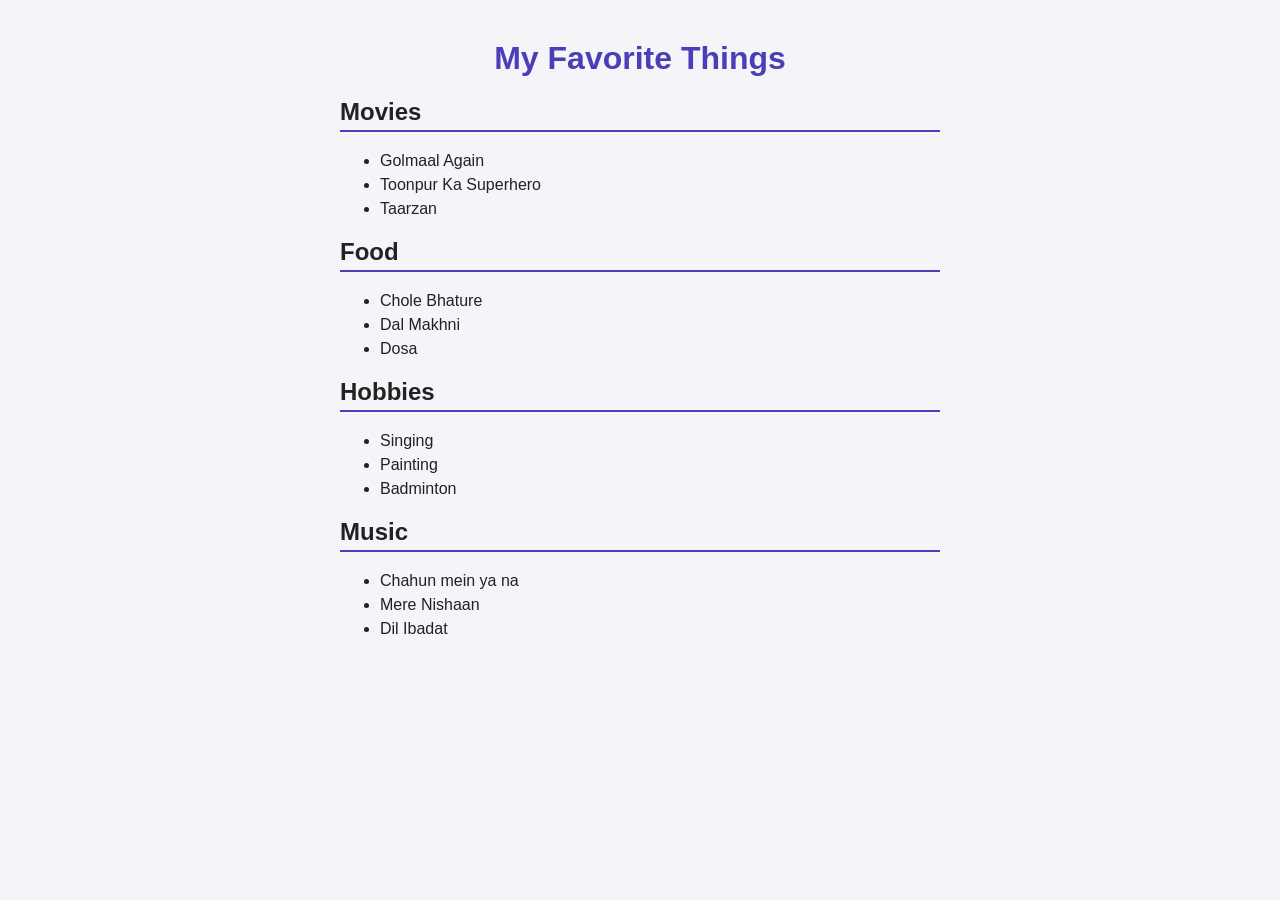
<file: exp1/index.html>
<!DOCTYPE html>
<html lang="en">
<head>
  <meta charset="UTF-8">
  <meta name="viewport" content="width=device-width, initial-scale=1.0">
  <title>My Favorite Things</title>
  <link rel="stylesheet" href="style.css">
</head>
<body>
  <h1>My Favorite Things</h1>
  <h2>Movies</h2>
  <ul>
    <li>Golmaal Again</li>
    <li>Toonpur Ka Superhero</li>
    <li>Taarzan</li>
  </ul>
  <h2>Food</h2>
  <ul>
    <li>Chole Bhature</li>
    <li>Dal Makhni</li>
    <li>Dosa</li>
  </ul>
  <h2>Hobbies</h2>
  <ul>
    <li>Singing</li>
    <li>Painting</li>
    <li>Badminton</li>
  </ul>
    <h2>Music</h2>
  <ul>
    <li>Chahun mein ya na</li>
    <li>Mere Nishaan</li>
    <li>Dil Ibadat</li>
  </ul>
</body>
</html>
</file>
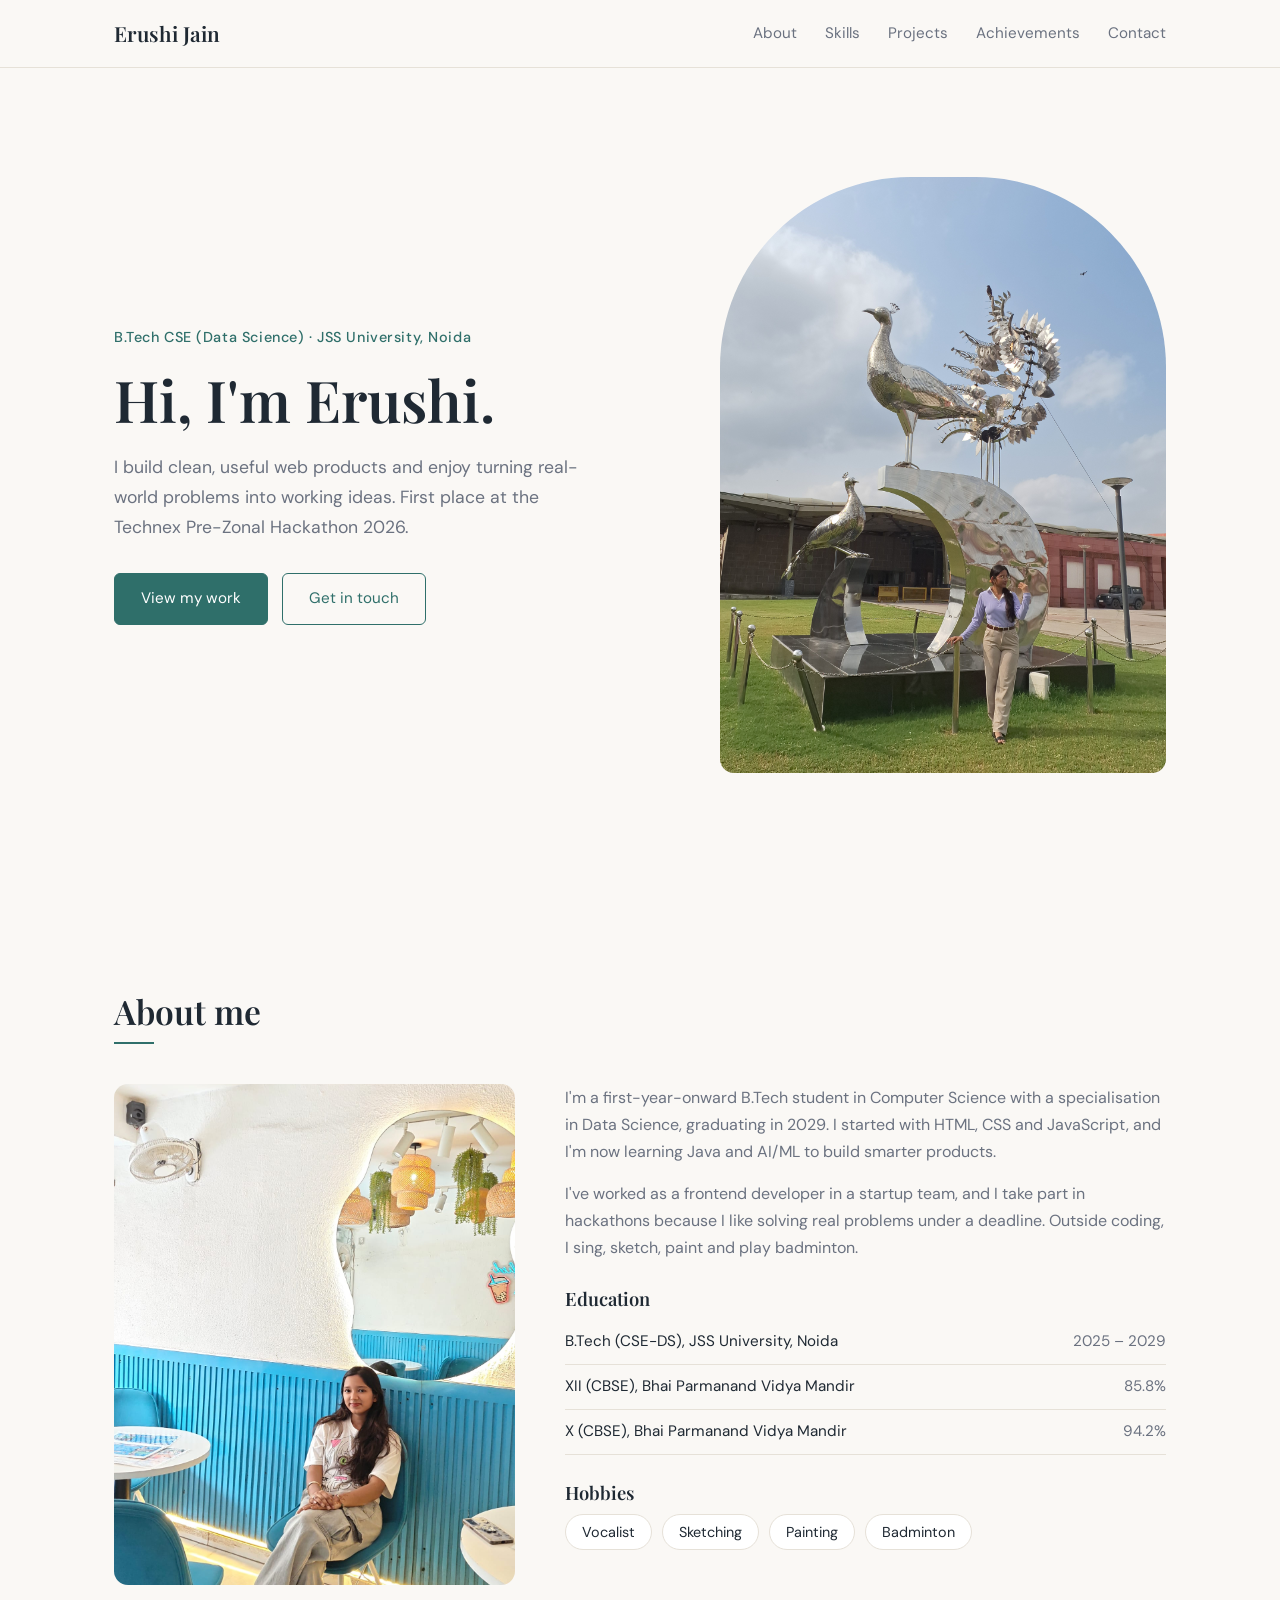
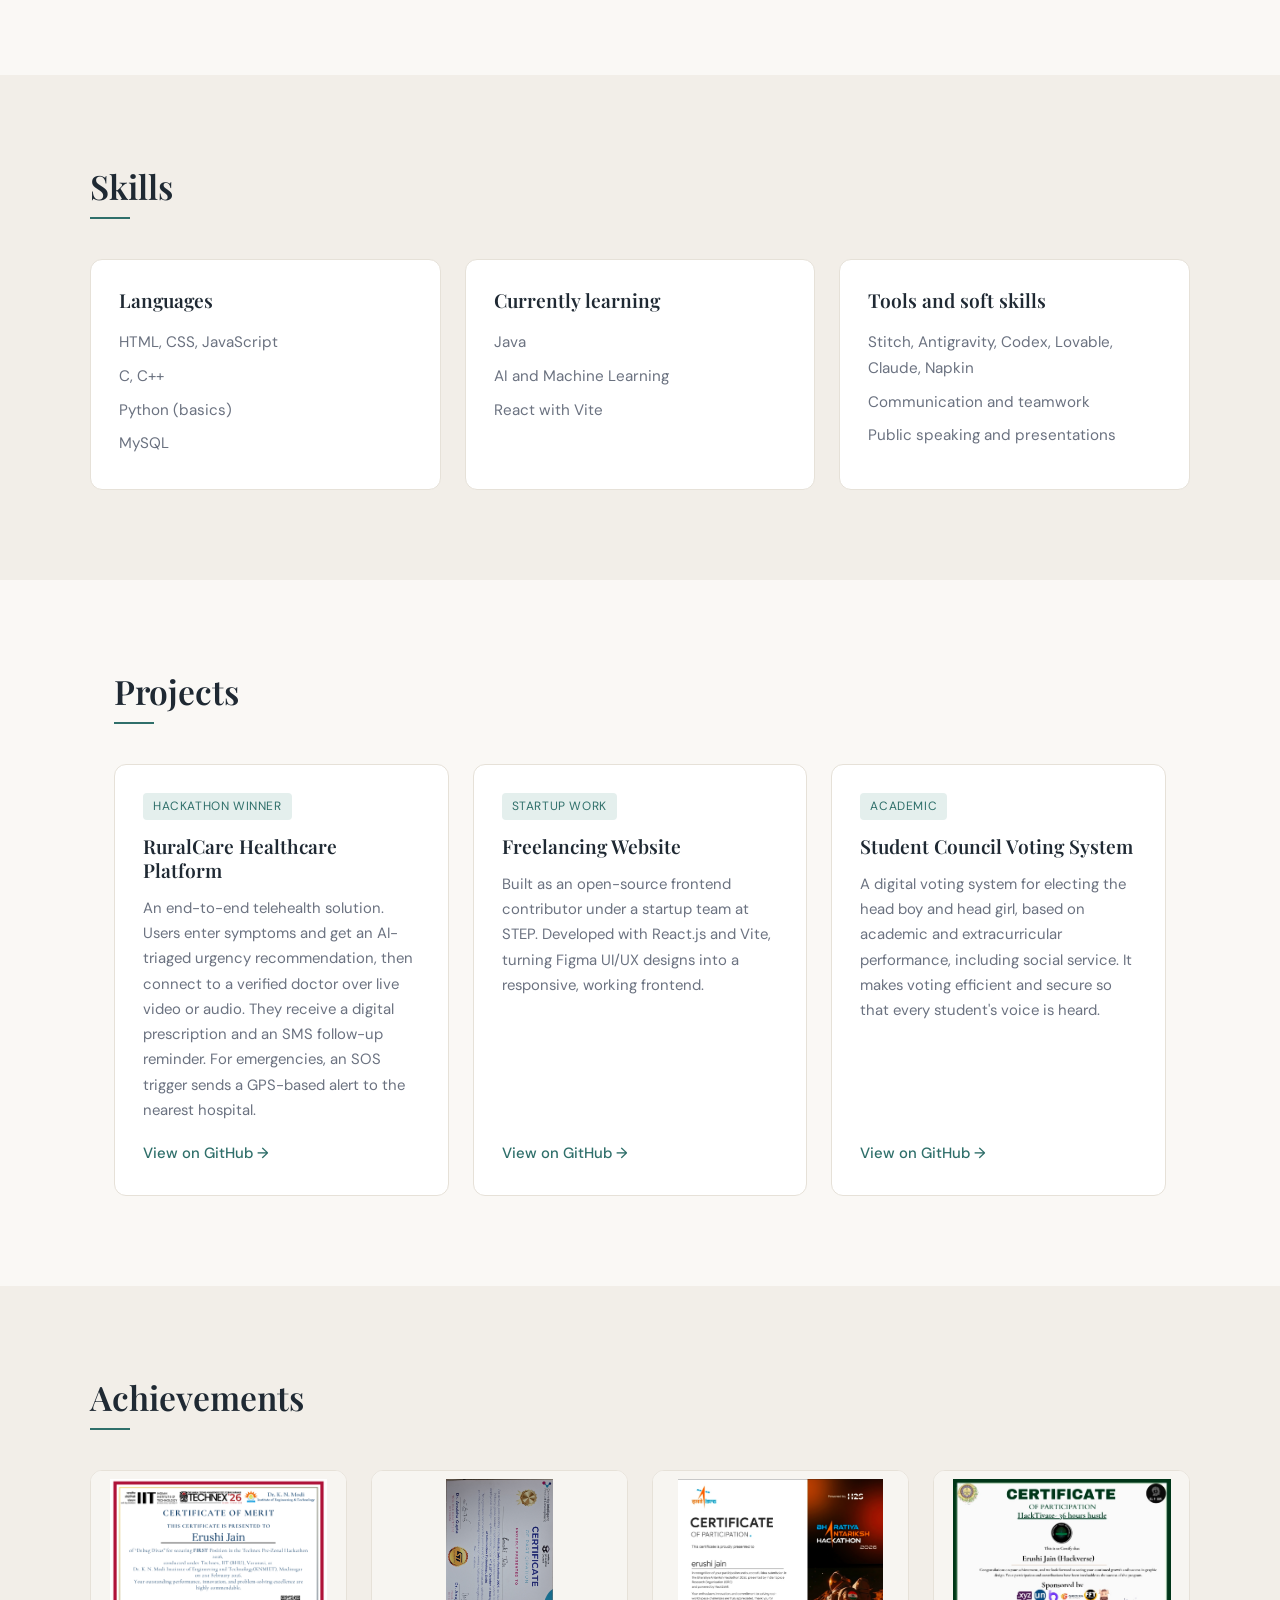
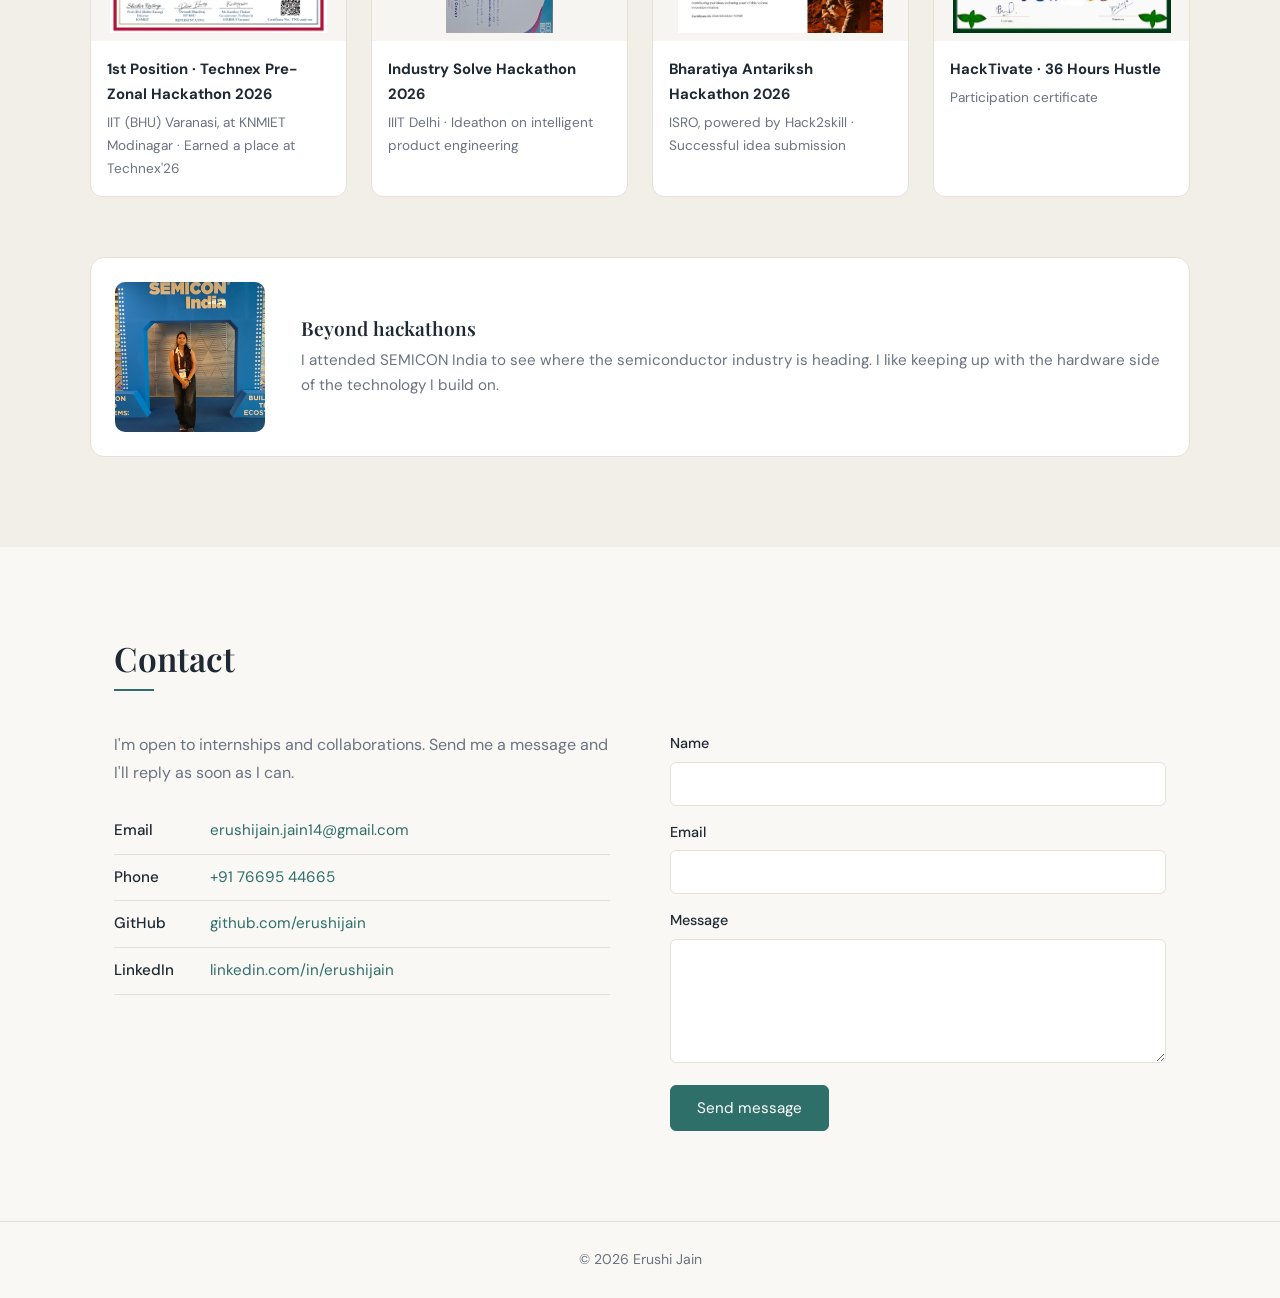
<file: exp2/index.html>
<!DOCTYPE html>
<html lang="en">
<head>
  <meta charset="UTF-8">
  <meta name="viewport" content="width=device-width, initial-scale=1.0">
  <title>Erushi Jain | Portfolio</title>
  <link rel="preconnect" href="https://fonts.googleapis.com">
  <link rel="preconnect" href="https://fonts.gstatic.com" crossorigin>
  <link href="https://fonts.googleapis.com/css2?family=DM+Sans:wght@400;500;600&family=Playfair+Display:wght@500;600&display=swap" rel="stylesheet">
  <link rel="stylesheet" href="style.css">
</head>
<body>

  <header>
    <nav class="navbar">
      <a href="#home" class="logo">Erushi Jain</a>
      <ul class="nav-links">
        <li><a href="#about">About</a></li>
        <li><a href="#skills">Skills</a></li>
        <li><a href="#projects">Projects</a></li>
        <li><a href="#achievements">Achievements</a></li>
        <li><a href="#contact">Contact</a></li>
      </ul>
    </nav>
  </header>

  <section id="home" class="hero">
    <div class="hero-text">
      <p class="eyebrow">B.Tech CSE (Data Science) · JSS University, Noida</p>
      <h1>Hi, I'm Erushi.</h1>
      <p class="lead">I build clean, useful web products and enjoy turning real-world problems into working ideas. First place at the Technex Pre-Zonal Hackathon 2026.</p>
      <div class="hero-actions">
        <a href="#projects" class="btn">View my work</a>
        <a href="#contact" class="btn ghost">Get in touch</a>
      </div>
    </div>
    <div class="hero-photo">
      <img src="images/hero.jpg" alt="Erushi Jain">
    </div>
  </section>

  <section id="about" class="section">
    <h2>About me</h2>
    <div class="about">
      <img src="images/about.jpg" alt="Erushi Jain" class="about-photo">
      <div>
        <p>I'm a first-year-onward B.Tech student in Computer Science with a specialisation in Data Science, graduating in 2029. I started with HTML, CSS and JavaScript, and I'm now learning Java and AI/ML to build smarter products.</p>
        <p>I've worked as a frontend developer in a startup team, and I take part in hackathons because I like solving real problems under a deadline. Outside coding, I sing, sketch, paint and play badminton.</p>
        <h3>Education</h3>
        <ul class="edu">
          <li><span>B.Tech (CSE-DS), JSS University, Noida</span><em>2025 – 2029</em></li>
          <li><span>XII (CBSE), Bhai Parmanand Vidya Mandir</span><em>85.8%</em></li>
          <li><span>X (CBSE), Bhai Parmanand Vidya Mandir</span><em>94.2%</em></li>
        </ul>
        <h3>Hobbies</h3>
        <ul class="tags">
          <li>Vocalist</li>
          <li>Sketching</li>
          <li>Painting</li>
          <li>Badminton</li>
        </ul>
      </div>
    </div>
  </section>

  <section id="skills" class="section alt">
    <h2>Skills</h2>
    <div class="grid three">
      <div class="card">
        <h3>Languages</h3>
        <ul class="plain">
          <li>HTML, CSS, JavaScript</li>
          <li>C, C++</li>
          <li>Python (basics)</li>
          <li>MySQL</li>
        </ul>
      </div>
      <div class="card">
        <h3>Currently learning</h3>
        <ul class="plain">
          <li>Java</li>
          <li>AI and Machine Learning</li>
          <li>React with Vite</li>
        </ul>
      </div>
      <div class="card">
        <h3>Tools and soft skills</h3>
        <ul class="plain">
          <li>Stitch, Antigravity, Codex, Lovable, Claude, Napkin</li>
          <li>Communication and teamwork</li>
          <li>Public speaking and presentations</li>
        </ul>
      </div>
    </div>
  </section>

  <section id="projects" class="section">
    <h2>Projects</h2>
    <div class="grid three">
      <article class="card project">
        <span class="label">Hackathon winner</span>
        <h3>RuralCare Healthcare Platform</h3>
        <p>An end-to-end telehealth solution. Users enter symptoms and get an AI-triaged urgency recommendation, then connect to a verified doctor over live video or audio. They receive a digital prescription and an SMS follow-up reminder. For emergencies, an SOS trigger sends a GPS-based alert to the nearest hospital.</p>
        <a href="https://github.com/erushijain">View on GitHub →</a>
      </article>
      <article class="card project">
        <span class="label">Startup work</span>
        <h3>Freelancing Website</h3>
        <p>Built as an open-source frontend contributor under a startup team at STEP. Developed with React.js and Vite, turning Figma UI/UX designs into a responsive, working frontend.</p>
        <a href="https://github.com/erushijain">View on GitHub →</a>
      </article>
      <article class="card project">
        <span class="label">Academic</span>
        <h3>Student Council Voting System</h3>
        <p>A digital voting system for electing the head boy and head girl, based on academic and extracurricular performance, including social service. It makes voting efficient and secure so that every student's voice is heard.</p>
        <a href="https://github.com/erushijain">View on GitHub →</a>
      </article>
    </div>
  </section>

  <section id="achievements" class="section alt">
    <h2>Achievements</h2>
    <div class="grid four">
      <figure class="cert">
        <a href="images/cert-technex.png" target="_blank"><img src="images/cert-technex.png" alt="Technex certificate of merit"></a>
        <figcaption>
          <strong>1st Position · Technex Pre-Zonal Hackathon 2026</strong>
          <span>IIT (BHU) Varanasi, at KNMIET Modinagar · Earned a place at Technex'26</span>
        </figcaption>
      </figure>
      <figure class="cert">
        <a href="images/cert-industry-solve.jpg" target="_blank"><img src="images/cert-industry-solve.jpg" alt="Industry Solve Hackathon certificate"></a>
        <figcaption>
          <strong>Industry Solve Hackathon 2026</strong>
          <span>IIIT Delhi · Ideathon on intelligent product engineering</span>
        </figcaption>
      </figure>
      <figure class="cert">
        <a href="images/cert-isro.jpg" target="_blank"><img src="images/cert-isro.jpg" alt="Bharatiya Antariksh Hackathon certificate"></a>
        <figcaption>
          <strong>Bharatiya Antariksh Hackathon 2026</strong>
          <span>ISRO, powered by Hack2skill · Successful idea submission</span>
        </figcaption>
      </figure>
      <figure class="cert">
        <a href="images/cert-hacktivate.jpg" target="_blank"><img src="images/cert-hacktivate.jpg" alt="HackTivate certificate"></a>
        <figcaption>
          <strong>HackTivate · 36 Hours Hustle</strong>
          <span>Participation certificate</span>
        </figcaption>
      </figure>
    </div>

    <div class="event">
      <img src="images/semicon.jpg" alt="Erushi at SEMICON India">
      <div>
        <h3>Beyond hackathons</h3>
        <p>I attended SEMICON India to see where the semiconductor industry is heading. I like keeping up with the hardware side of the technology I build on.</p>
      </div>
    </div>
  </section>

  <section id="contact" class="section">
    <h2>Contact</h2>
    <div class="contact">
      <div class="contact-info">
        <p>I'm open to internships and collaborations. Send me a message and I'll reply as soon as I can.</p>
        <ul class="plain">
          <li><strong>Email</strong><a href="mailto:erushijain.jain14@gmail.com">erushijain.jain14@gmail.com</a></li>
          <li><strong>Phone</strong><a href="tel:+917669544665">+91 76695 44665</a></li>
          <li><strong>GitHub</strong><a href="https://github.com/erushijain" target="_blank">github.com/erushijain</a></li>
          <li><strong>LinkedIn</strong><a href="https://www.linkedin.com/in/erushijain" target="_blank">linkedin.com/in/erushijain</a></li>
        </ul>
      </div>
      <form class="contact-form" action="mailto:erushijain.jain14@gmail.com" method="post" enctype="text/plain">
        <label for="name">Name</label>
        <input type="text" id="name" name="name" required>
        <label for="email">Email</label>
        <input type="email" id="email" name="email" required>
        <label for="message">Message</label>
        <textarea id="message" name="message" rows="5" required></textarea>
        <button type="submit" class="btn">Send message</button>
      </form>
    </div>
  </section>

  <footer>
    <p>© 2026 Erushi Jain</p>
  </footer>

</body>
</html>
</file>
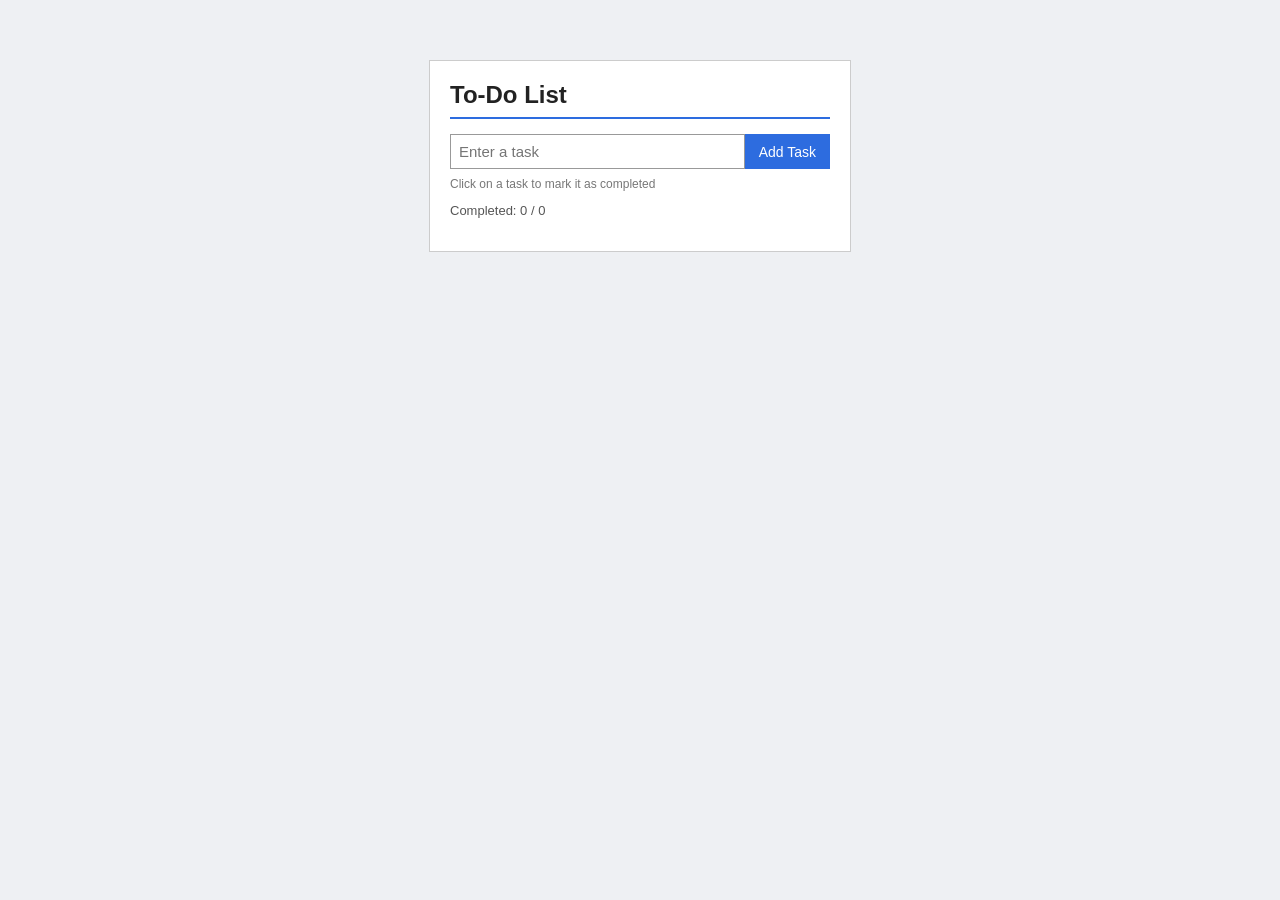
<file: exp3/index.html>
<!DOCTYPE html>
<html lang="en">
<head>
<meta charset="UTF-8">
<meta name="viewport" content="width=device-width, initial-scale=1.0">
<title>To-Do List</title>
<link rel="stylesheet" href="style.css">
</head>
<body>
<div class="box">
<h2>To-Do List</h2>
<div class="top"><input type="text" id="task" placeholder="Enter a task"><button id="add">Add Task</button></div>
<p class="hint">Click on a task to mark it as completed</p>
<ul id="list"></ul>
<p id="count"></p>
</div>
<script src="script.js"></script>
</body>
</html>
</file>
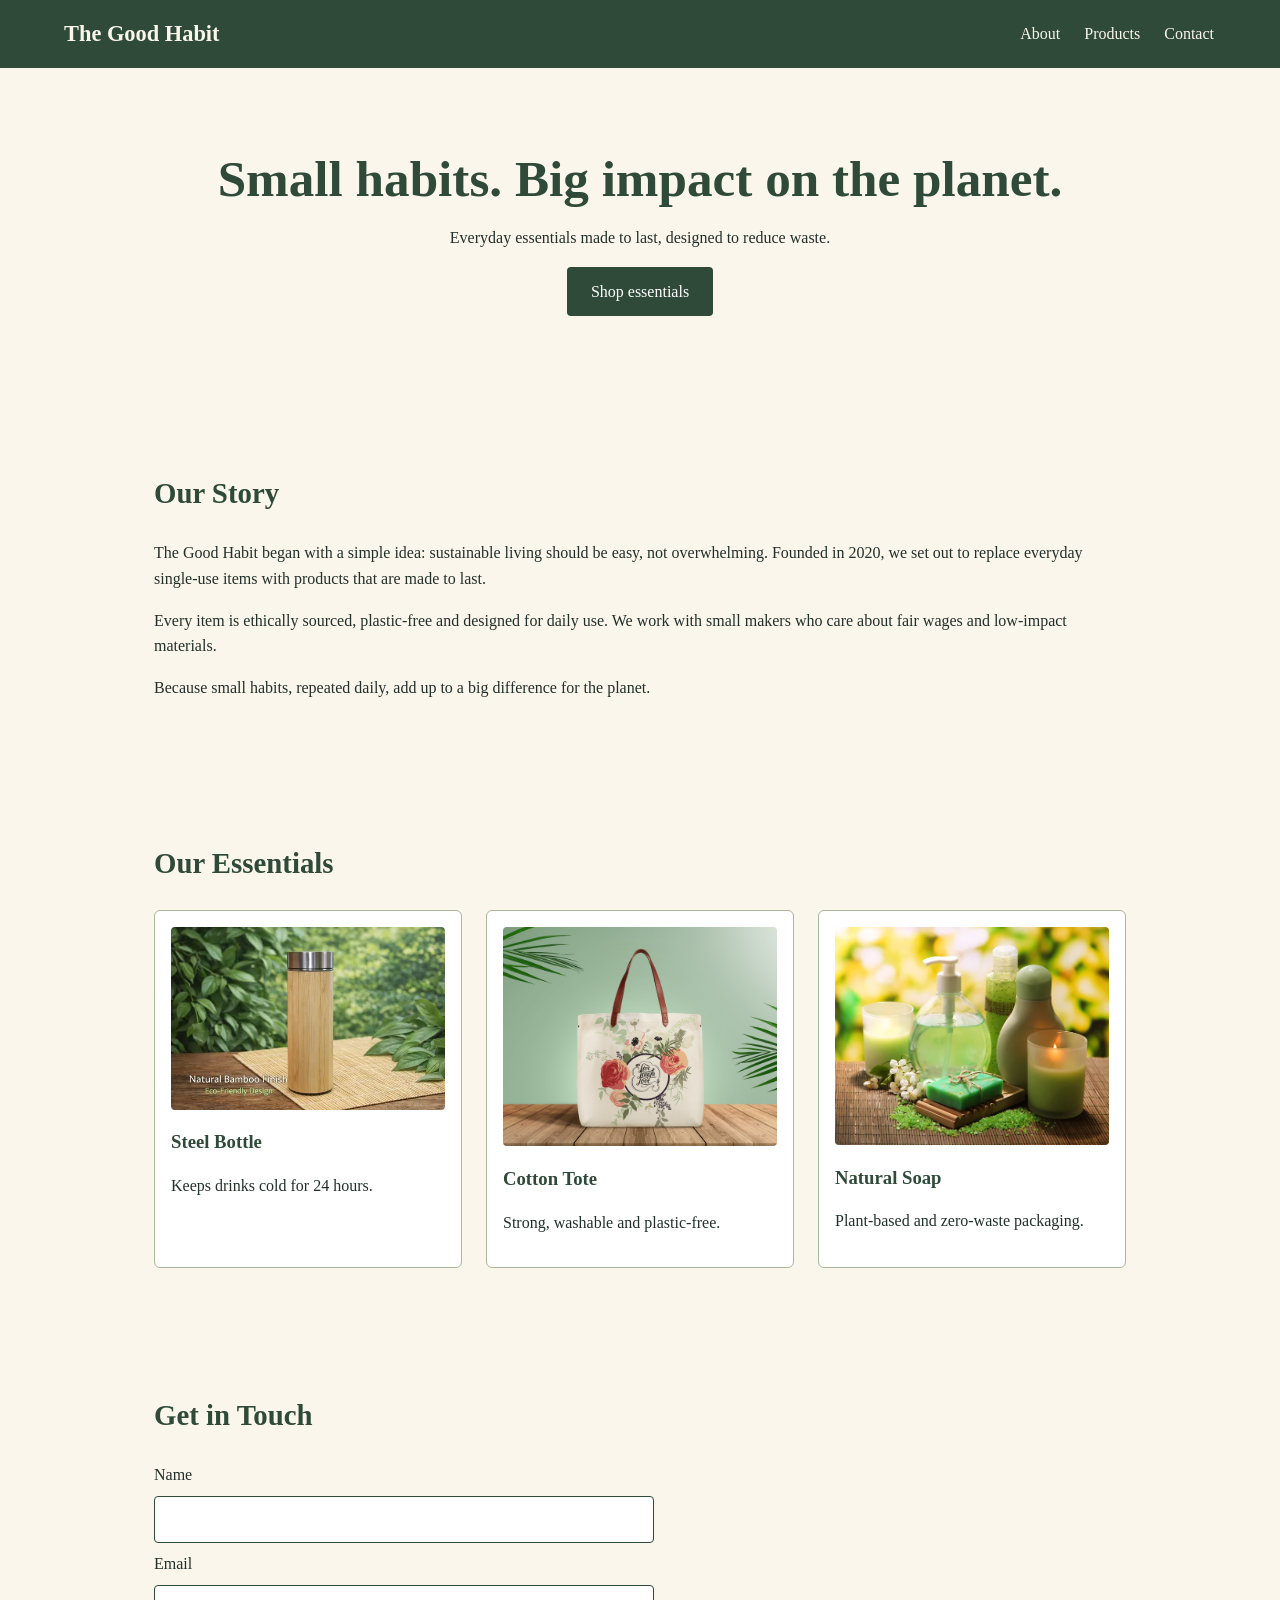
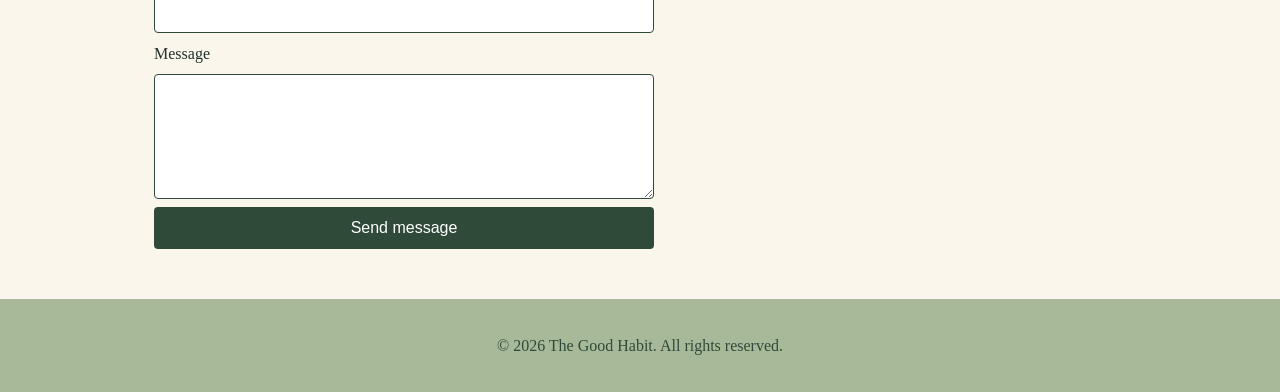
<file: exp4/index.html>
<!DOCTYPE html>
<html lang="en">
<head>
<meta charset="UTF-8">
<meta name="viewport" content="width=device-width,initial-scale=1">
<title>The Good Habit | Sustainable Lifestyle Products</title>
<meta name="description" content="The Good Habit offers eco-friendly, plastic-free everyday essentials to help you live a simpler, greener life.">
<meta name="keywords" content="sustainable living, eco-friendly products, zero waste">
<meta name="author" content="The Good Habit">
<link rel="stylesheet" href="style.css">
</head>
<body>
<a class="skip" href="#main">Skip to main content</a>
<header>
<a class="logo" href="#main">The Good Habit</a>
<nav aria-label="Main navigation">
<ul>
<li><a href="#about">About</a></li>
<li><a href="#products">Products</a></li>
<li><a href="#contact">Contact</a></li>
</ul>
</nav>
</header>
<main id="main">
<section class="hero">
<h1>Small habits. Big impact on the planet.</h1>
<p>Everyday essentials made to last, designed to reduce waste.</p>
<a class="btn" href="#products">Shop essentials</a>
</section>
<section id="about" aria-labelledby="about-h">
<h2 id="about-h">Our Story</h2>
<p>The Good Habit began with a simple idea: sustainable living should be easy, not overwhelming. Founded in 2020, we set out to replace everyday single-use items with products that are made to last.</p>
<p>Every item is ethically sourced, plastic-free and designed for daily use. We work with small makers who care about fair wages and low-impact materials.</p>
<p>Because small habits, repeated daily, add up to a big difference for the planet.</p>
</section>
<section id="products" aria-labelledby="prod-h">
<h2 id="prod-h">Our Essentials</h2>
<div class="grid">
<article>
<img src="images/bottle.webp" alt="Stainless steel reusable water bottle in sage green" width="400" height="300" loading="lazy">
<h3>Steel Bottle</h3>
<p>Keeps drinks cold for 24 hours.</p>
</article>
<article>
<img src="images/bag.jpg" alt="Organic cotton tote bag with wooden handles" width="400" height="300" loading="lazy">
<h3>Cotton Tote</h3>
<p>Strong, washable and plastic-free.</p>
</article>
<article>
<img src="images/soap.jpg" alt="Handmade natural soap bars stacked on a wooden dish" width="400" height="300" loading="lazy">
<h3>Natural Soap</h3>
<p>Plant-based and zero-waste packaging.</p>
</article>
</div>
</section>
<section id="contact" aria-labelledby="contact-h">
<h2 id="contact-h">Get in Touch</h2>
<form action="#" method="post">
<label for="name">Name</label>
<input type="text" id="name" name="name" autocomplete="name" required>
<label for="email">Email</label>
<input type="email" id="email" name="email" autocomplete="email" required>
<label for="msg">Message</label>
<textarea id="msg" name="msg" rows="4" required></textarea>
<button class="btn" type="submit">Send message</button>
</form>
</section>
</main>
<footer>
<p>&copy; 2026 The Good Habit. All rights reserved.</p>
</footer>
</body>
</html>
</file>
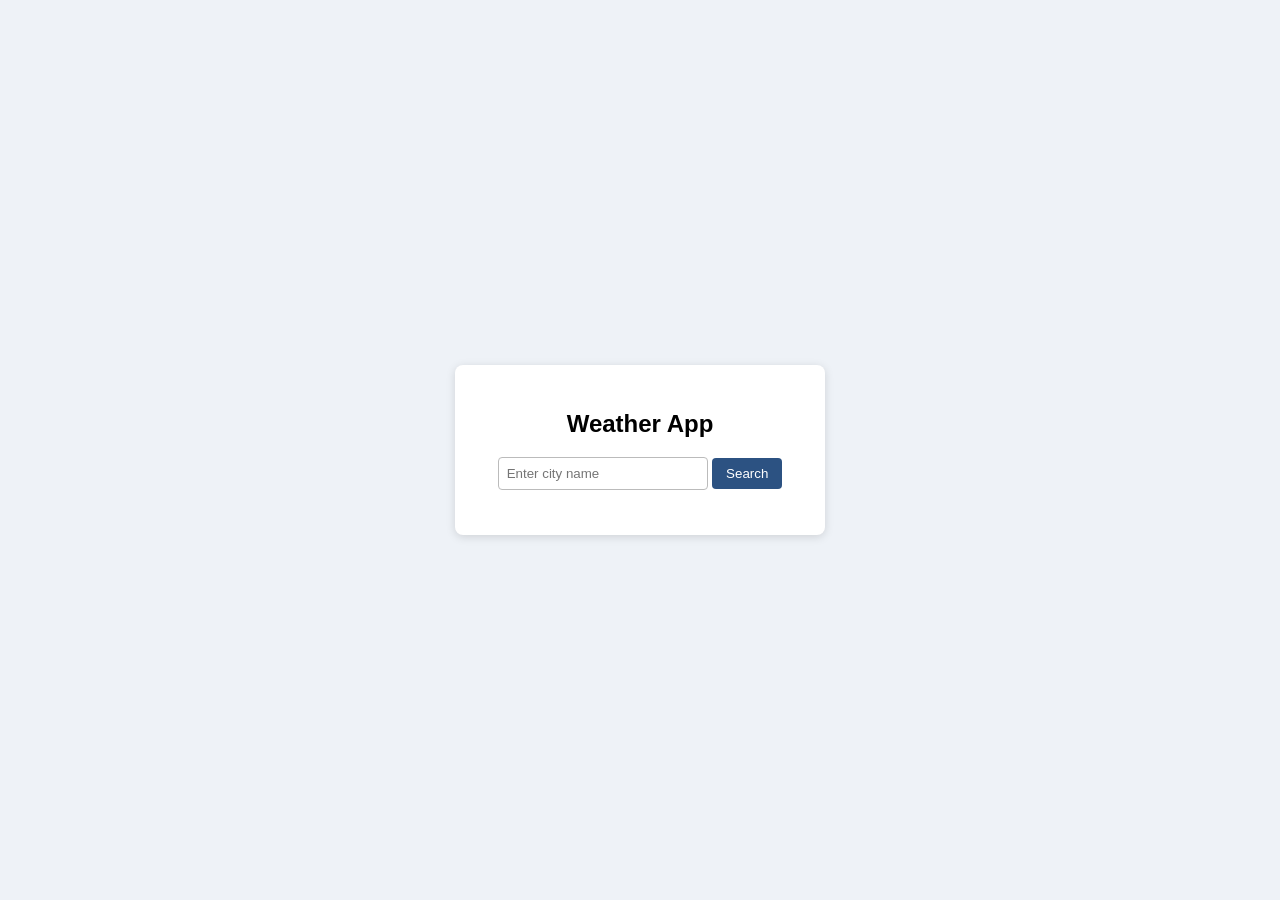
<file: exp5/index.html>
<!DOCTYPE html>
<html>
<head>
<meta charset="UTF-8">
<title>Weather App</title>
<link rel="stylesheet" href="style.css">
</head>
<body>
<div class="box">
<h2>Weather App</h2>
<input id="city" placeholder="Enter city name">
<button onclick="getWeather()">Search</button>
<div id="result"></div>
</div>
<script src="script.js"></script>
</body>
</html>
</file>
<file: exp1/style.css>
body { 
    font-family: Arial, sans-serif; 
    max-width: 600px; 
    margin: 40px auto; 
    background: #f4f4f9; 
    color: #222; 
}
h1 { 
    text-align: center; 
    color: #4a3fb5; 
}
h2 { border-bottom: 2px solid #4a3fb5; 
    padding-bottom: 4px; 
}
li { 
    margin: 6px 0; 
}
</file>
<file: exp2/style.css>
:root {
  --bg: #faf8f5;
  --alt: #f2eee8;
  --ink: #1f2933;
  --muted: #6b7280;
  --accent: #2f6f6a;
  --line: #e6e1d8;
}
* {
  margin: 0;
  padding: 0;
  box-sizing: border-box;
}
html {
  scroll-behavior: smooth;
}
body {
  font-family: "DM Sans", sans-serif;
  background: var(--bg);
  color: var(--ink);
  line-height: 1.7;
}
a {
  color: inherit;
  text-decoration: none;
}
ul {
  list-style: none;
}
h1, h2, h3 {
  font-family: "Playfair Display", serif;
  font-weight: 600;
  line-height: 1.25;
}
header {
  position: fixed;
  top: 0;
  width: 100%;
  background: rgba(250, 248, 245, 0.92);
  backdrop-filter: blur(8px);
  border-bottom: 1px solid var(--line);
  z-index: 10;
}
.navbar {
  max-width: 1100px;
  margin: auto;
  padding: 16px 24px;
  display: flex;
  justify-content: space-between;
  align-items: center;
}
.logo {
  font-family: "Playfair Display", serif;
  font-size: 1.3rem;
  font-weight: 600;
}
.nav-links {
  display: flex;
  gap: 28px;
  font-size: 0.95rem;
}
.nav-links a {
  color: var(--muted);
  transition: color 0.2s;
}
.nav-links a:hover {
  color: var(--accent);
}
.hero {
  max-width: 1100px;
  margin: auto;
  min-height: 100vh;
  padding: 110px 24px 60px;
  display: grid;
  grid-template-columns: 1.1fr 0.9fr;
  gap: 60px;
  align-items: center;
}
.eyebrow {
  color: var(--accent);
  font-size: 0.9rem;
  font-weight: 500;
  letter-spacing: 0.04em;
  margin-bottom: 14px;
}
.hero h1 {
  font-size: 3.6rem;
  margin-bottom: 18px;
}
.lead {
  color: var(--muted);
  font-size: 1.1rem;
  max-width: 480px;
}
.hero-actions {
  display: flex;
  gap: 14px;
  margin-top: 30px;
}
.hero-photo img {
  width: 100%;
  max-width: 450px;
  aspect-ratio: 3 / 4;
  object-fit: cover;
  object-position: center bottom;
  border-radius: 190px 190px 14px 14px;
  display: block;
  margin-left: auto;
}
.btn {
  display: inline-block;
  background: var(--accent);
  color: #fff;
  padding: 12px 26px;
  border: 1px solid var(--accent);
  border-radius: 6px;
  font-family: inherit;
  font-size: 0.95rem;
  cursor: pointer;
  transition: opacity 0.2s;
}
.btn:hover {
  opacity: 0.88;
}
.btn.ghost {
  background: transparent;
  color: var(--accent);
}
.section {
  max-width: 1100px;
  margin: auto;
  padding: 90px 24px;
}
.section.alt {
  max-width: none;
  background: var(--alt);
}
.section.alt > * {
  max-width: 1100px;
  margin-left: auto;
  margin-right: auto;
}
.section h2 {
  font-size: 2.1rem;
  margin-bottom: 40px;
}
.section h2::after {
  content: "";
  display: block;
  width: 40px;
  height: 2px;
  background: var(--accent);
  margin-top: 10px;
}
.about {
  display: grid;
  grid-template-columns: 0.8fr 1.2fr;
  gap: 50px;
  align-items: start;
}
.about-photo {
  width: 100%;
  aspect-ratio: 4 / 5;
  object-fit: cover;
  object-position: 50% 60%;
  border-radius: 14px;
}
.about p {
  color: var(--muted);
  margin-bottom: 14px;
}
.about h3 {
  font-size: 1.15rem;
  margin: 26px 0 10px;
}
.edu li {
  display: flex;
  justify-content: space-between;
  gap: 16px;
  padding: 9px 0;
  border-bottom: 1px solid var(--line);
  font-size: 0.95rem;
}
.edu em {
  color: var(--muted);
  font-style: normal;
  white-space: nowrap;
}
.tags {
  display: flex;
  flex-wrap: wrap;
  gap: 10px;
}
.tags li {
  border: 1px solid var(--line);
  background: #fff;
  padding: 5px 16px;
  border-radius: 20px;
  font-size: 0.9rem;
}
.grid {
  display: grid;
  gap: 24px;
}
.grid.three {
  grid-template-columns: repeat(3, 1fr);
}
.grid.four {
  grid-template-columns: repeat(4, 1fr);
}
.card {
  background: #fff;
  border: 1px solid var(--line);
  border-radius: 12px;
  padding: 28px;
}
.card h3 {
  font-size: 1.2rem;
  margin-bottom: 14px;
}
.plain li {
  padding: 4px 0;
  color: var(--muted);
  font-size: 0.95rem;
}
.project {
  display: flex;
  flex-direction: column;
  transition: transform 0.25s, box-shadow 0.25s;
}
.project:hover {
  transform: translateY(-5px);
  box-shadow: 0 10px 24px rgba(31, 41, 51, 0.08);
}
.project p {
  color: var(--muted);
  font-size: 0.93rem;
  flex: 1;
}
.project a {
  margin-top: 18px;
  color: var(--accent);
  font-weight: 500;
  font-size: 0.93rem;
}
.label {
  align-self: flex-start;
  font-size: 0.75rem;
  letter-spacing: 0.05em;
  text-transform: uppercase;
  color: var(--accent);
  background: #e4efed;
  padding: 3px 10px;
  border-radius: 4px;
  margin-bottom: 14px;
}
.cert {
  background: #fff;
  border: 1px solid var(--line);
  border-radius: 12px;
  overflow: hidden;
}
.cert img {
  width: 100%;
  height: 170px;
  object-fit: contain;
  background: #f7f5f1;
  display: block;
  padding: 8px;
}
.cert figcaption {
  padding: 16px;
  font-size: 0.85rem;
}
.cert strong {
  display: block;
  font-size: 0.93rem;
  margin-bottom: 4px;
}
.cert span {
  color: var(--muted);
}
.event {
  display: flex;
  align-items: center;
  gap: 36px;
  margin-top: 60px;
  background: #fff;
  border: 1px solid var(--line);
  border-radius: 14px;
  padding: 24px;
}
.event img {
  width: 150px;
  aspect-ratio: 1;
  object-fit: cover;
  object-position: center 35%;
  border-radius: 10px;
}
.event h3 {
  font-size: 1.2rem;
  margin-bottom: 8px;
}
.event p {
  color: var(--muted);
  font-size: 0.95rem;
}
.contact {
  display: grid;
  grid-template-columns: 1fr 1fr;
  gap: 60px;
}
.contact-info p {
  color: var(--muted);
  margin-bottom: 22px;
}
.contact-info li {
  display: flex;
  gap: 16px;
  padding: 10px 0;
  border-bottom: 1px solid var(--line);
}
.contact-info strong {
  width: 80px;
  font-weight: 500;
  color: var(--ink);
}
.contact-info a {
  color: var(--accent);
  word-break: break-all;
}
.contact-form {
  display: flex;
  flex-direction: column;
}
.contact-form label {
  font-size: 0.9rem;
  font-weight: 500;
  margin: 14px 0 6px;
}
.contact-form label:first-child {
  margin-top: 0;
}
.contact-form input,
.contact-form textarea {
  padding: 11px 14px;
  border: 1px solid var(--line);
  border-radius: 6px;
  background: #fff;
  font-family: inherit;
  font-size: 0.95rem;
}
.contact-form input:focus,
.contact-form textarea:focus {
  outline: none;
  border-color: var(--accent);
}
.contact-form .btn {
  margin-top: 22px;
  align-self: flex-start;
}
footer {
  text-align: center;
  padding: 26px;
  border-top: 1px solid var(--line);
  color: var(--muted);
  font-size: 0.88rem;
}
@media (max-width: 960px) {
  .grid.four {
    grid-template-columns: repeat(2, 1fr);
  }
  .grid.three {
    grid-template-columns: 1fr;
  }
}
@media (max-width: 760px) {
  .navbar {
    flex-direction: column;
    gap: 8px;
  }
  .nav-links {
    gap: 16px;
    font-size: 0.85rem;
    flex-wrap: wrap;
    justify-content: center;
  }
  .hero {
    grid-template-columns: 1fr;
    padding-top: 140px;
    gap: 40px;
  }
  .hero h1 {
    font-size: 2.8rem;
  }
  .hero-photo img {
    margin: auto;
  }
  .about,
  .contact {
    grid-template-columns: 1fr;
    gap: 36px;
  }
  .grid.four {
    grid-template-columns: 1fr;
  }
  .event {
    flex-direction: column;
    align-items: flex-start;
  }
}
</file>
<file: exp3/style.css>
body{font-family:"Segoe UI",Tahoma,sans-serif;background:#eef0f3;margin:0;}
.box{width:380px;max-width:90%;margin:60px auto;background:#fff;border:1px solid #ccc;padding:20px;}
h2{margin:0 0 15px;font-weight:600;color:#222;border-bottom:2px solid #2d6cdf;padding-bottom:8px;}
.top{display:flex;}
.top input{flex:1;padding:8px;border:1px solid #999;font-size:15px;}
.top input:focus{outline:none;border-color:#2d6cdf;}
button{background:#2d6cdf;color:#fff;border:none;padding:8px 14px;font-size:14px;cursor:pointer;}
button:hover{background:#1f55b8;}
.hint{font-size:12px;color:#777;margin:8px 0;}
ul{list-style:none;padding:0;margin:0;}
li{display:flex;justify-content:space-between;align-items:center;padding:8px 4px;border-bottom:1px solid #ddd;cursor:pointer;}
li.done span{text-decoration:line-through;color:#999;}
li button{background:none;color:#d33;padding:2px 6px;}
li button:hover{background:#fbe3e3;}
#count{font-size:13px;color:#555;margin-top:12px;}
</file>
<file: exp4/style.css>
:root{--cream:#faf6ec;--sage:#a8b99a;--forest:#2f4a38;--text:#22302a}
*{box-sizing:border-box}
body{margin:0;font-family:Georgia,serif;background:var(--cream);color:var(--text);line-height:1.6}
.skip{position:absolute;left:-999px;background:var(--forest);color:#fff;padding:8px 14px}
.skip:focus{left:10px;top:10px;z-index:9}
header{display:flex;flex-wrap:wrap;justify-content:space-between;align-items:center;padding:16px 5%;background:var(--forest)}
.logo{color:var(--cream);font-size:1.4rem;font-weight:bold;text-decoration:none}
nav ul{display:flex;gap:20px;list-style:none;margin:0;padding:0}
nav a{color:var(--cream);text-decoration:none;padding:4px 2px}
nav a:hover{text-decoration:underline}
a:focus,button:focus,input:focus,textarea:focus{outline:3px solid #d98f2b;outline-offset:2px}
section{padding:50px 5%;max-width:1100px;margin:auto}
.hero{text-align:center;padding:80px 5%}
h1{font-size:clamp(2rem,5vw,3.2rem);color:var(--forest);line-height:1.2;margin:0 0 15px}
h2{color:var(--forest);font-size:1.8rem}
h3{color:var(--forest);margin:10px 0 4px}
.btn{display:inline-block;background:var(--forest);color:#fff;padding:12px 24px;border:0;border-radius:4px;text-decoration:none;font-size:1rem;cursor:pointer}
.btn:hover{background:#22382a}
.grid{display:grid;grid-template-columns:repeat(auto-fit,minmax(240px,1fr));gap:24px}
article{background:#fff;border:1px solid var(--sage);border-radius:6px;padding:16px}
img{max-width:100%;height:auto;border-radius:4px;background:var(--sage)}
form{display:grid;gap:8px;max-width:500px}
input,textarea{padding:10px;border:1px solid var(--forest);border-radius:4px;font:inherit}
footer{background:var(--sage);color:var(--forest);text-align:center;padding:18px}
@media(max-width:600px){header{flex-direction:column;gap:10px}.hero{padding:50px 5%}}
</file>
<file: exp5/style.css>
body{font-family:Arial,sans-serif;background:#eef2f7;display:flex;justify-content:center;align-items:center;height:100vh;margin:0}
.box{background:#fff;width:320px;padding:25px;border-radius:8px;box-shadow:0 2px 10px #0002;text-align:center}
input{width:60%;padding:8px;border:1px solid #bbb;border-radius:4px}
button{padding:8px 14px;background:#2c5282;color:#fff;border:0;border-radius:4px;cursor:pointer}
#result{margin-top:20px;line-height:1.8}
#temp{font-size:40px;font-weight:bold;color:#2c5282}
</file>
